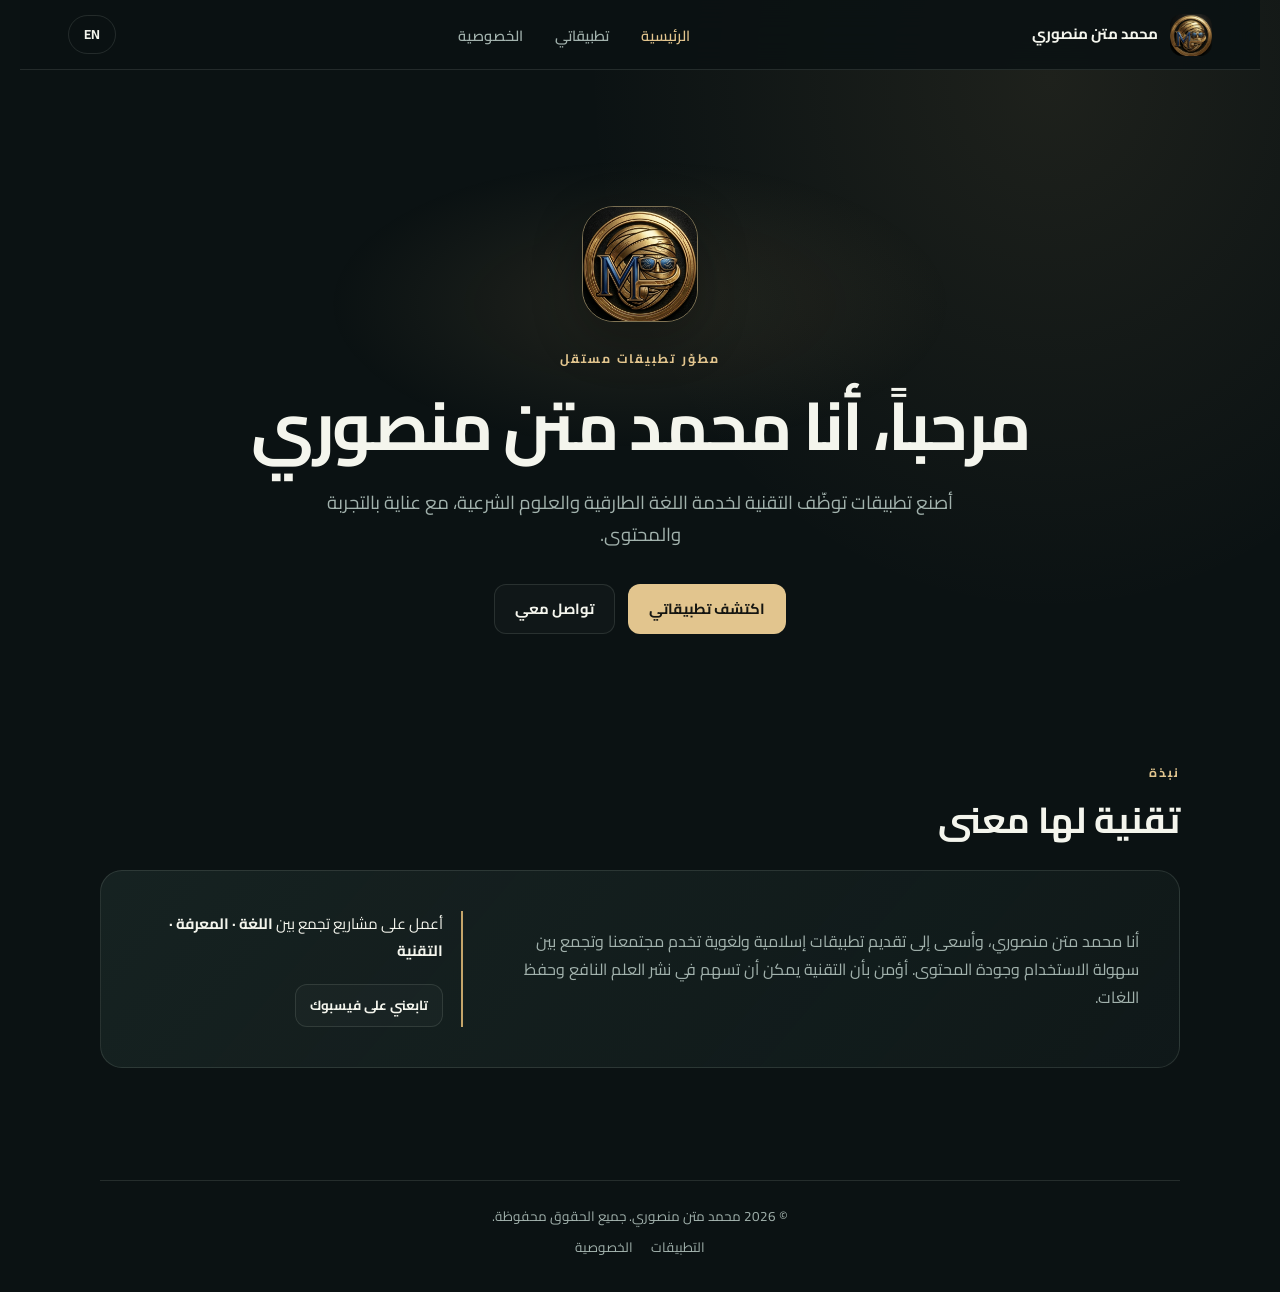
<file: index.html>
<!DOCTYPE html>
<html lang="ar" dir="rtl">
<head>
  <meta charset="UTF-8">
  <meta name="viewport" content="width=device-width, initial-scale=1">
  <meta name="theme-color" content="#0b1213">
  <meta name="description" content="محمد متن منصوري، مطوّر تطبيقات يعمل على توظيف التقنية لخدمة اللغة الطارقية والعلوم الشرعية.">
  <meta property="og:type" content="website">
  <meta property="og:title" content="محمد متن منصوري | مطوّر تطبيقات">
  <meta property="og:description" content="تطبيقات تخدم اللغة الطارقية والعلوم الشرعية.">
  <title data-ar="محمد متن منصوري | مطوّر تطبيقات" data-en="Mohamed Maten Mansouri | App Developer">محمد متن منصوري | مطوّر تطبيقات</title>
  <link rel="icon" type="image/png" href="logo.png">
  <link rel="stylesheet" href="css/style.css?v=portfolio-gallery-2">
</head>
<body>
  <a class="skip-link" href="#main" data-ar="انتقل إلى المحتوى" data-en="Skip to content">انتقل إلى المحتوى</a>
  <nav class="navbar" aria-label="التنقل الرئيسي" data-ar-label="التنقل الرئيسي" data-en-label="Main navigation">
    <a href="index.html" class="logo" aria-label="محمد متن منصوري — الرئيسية">
      <img src="logo.png" alt="">
      <span class="brand-name">محمد متن منصوري</span>
    </a>
    <ul class="nav-links">
      <li><a href="index.html" aria-current="page" data-ar="الرئيسية" data-en="Home">الرئيسية</a></li>
      <li><a href="apps.html" data-ar="تطبيقاتي" data-en="My apps">تطبيقاتي</a></li>
      <li><a href="privacy.html" data-ar="الخصوصية" data-en="Privacy">الخصوصية</a></li>
    </ul>
    <button id="langBtn" class="lang-btn" type="button" aria-label="Switch language">EN</button>
  </nav>

  <main id="main">
    <header class="hero">
      <img src="logo.png" alt="شعار محمد متن منصوري" class="avatar">
      <p class="eyebrow" data-ar="مطوّر تطبيقات مستقل" data-en="Independent app developer">مطوّر تطبيقات مستقل</p>
      <h1 data-ar="مرحباً، أنا محمد متن منصوري" data-en="Hello, I’m Mohamed Maten Mansouri">مرحباً، أنا محمد متن منصوري</h1>
      <p data-ar="أصنع تطبيقات توظّف التقنية لخدمة اللغة الطارقية والعلوم الشرعية، مع عناية بالتجربة والمحتوى." data-en="I build apps that use technology to serve the Tamasheq language and Islamic scholarship, with care for both the experience and the content.">أصنع تطبيقات توظّف التقنية لخدمة اللغة الطارقية والعلوم الشرعية، مع عناية بالتجربة والمحتوى.</p>
      <div class="hero-buttons">
        <a href="apps.html" class="btn btn-primary" data-ar="اكتشف تطبيقاتي" data-en="Explore my apps">اكتشف تطبيقاتي</a>
        <a href="https://wa.me/qr/Z4RIC5R5UFROP1" target="_blank" rel="noopener noreferrer" class="btn btn-outline" data-ar="تواصل معي" data-en="Get in touch">تواصل معي</a>
      </div>
    </header>

    <section class="section" aria-labelledby="about-title">
      <div class="section-heading">
        <p class="eyebrow" data-ar="نبذة" data-en="A little about me">نبذة</p>
        <h2 id="about-title" data-ar="تقنية لها معنى" data-en="Technology with purpose">تقنية لها معنى</h2>
      </div>
      <div class="about-panel">
        <p class="about-text" data-ar="أنا محمد متن منصوري، وأسعى إلى تقديم تطبيقات إسلامية ولغوية تخدم مجتمعنا وتجمع بين سهولة الاستخدام وجودة المحتوى. أؤمن بأن التقنية يمكن أن تسهم في نشر العلم النافع وحفظ اللغات." data-en="I’m Mohamed Maten Mansouri. I create Islamic and language apps for my community, bringing together ease of use and thoughtful content. I believe technology can help share beneficial knowledge and preserve languages.">أنا محمد متن منصوري، وأسعى إلى تقديم تطبيقات إسلامية ولغوية تخدم مجتمعنا وتجمع بين سهولة الاستخدام وجودة المحتوى. أؤمن بأن التقنية يمكن أن تسهم في نشر العلم النافع وحفظ اللغات.</p>
        <div class="about-note">
          <span data-ar="أعمل على مشاريع تجمع بين" data-en="My projects bring together">أعمل على مشاريع تجمع بين</span>
          <strong data-ar="اللغة · المعرفة · التقنية" data-en="Language · Knowledge · Technology">اللغة · المعرفة · التقنية</strong>
          <div><a href="https://www.facebook.com/share/1f28X8sA6R/" target="_blank" rel="noopener noreferrer" class="btn btn-outline btn-small social-link" data-ar="تابعني على فيسبوك" data-en="Follow on Facebook">تابعني على فيسبوك</a></div>
        </div>
      </div>
    </section>
  </main>

  <footer class="footer">
    <p>© <span class="current-year">2026</span> <span data-ar="محمد متن منصوري. جميع الحقوق محفوظة." data-en="Mohamed Maten Mansouri. All rights reserved.">محمد متن منصوري. جميع الحقوق محفوظة.</span></p>
    <div class="footer-links"><a href="apps.html" data-ar="التطبيقات" data-en="Apps">التطبيقات</a><a href="privacy.html" data-ar="الخصوصية" data-en="Privacy">الخصوصية</a></div>
  </footer>
  <script src="js/main.js"></script>
</body>
</html>
</file>
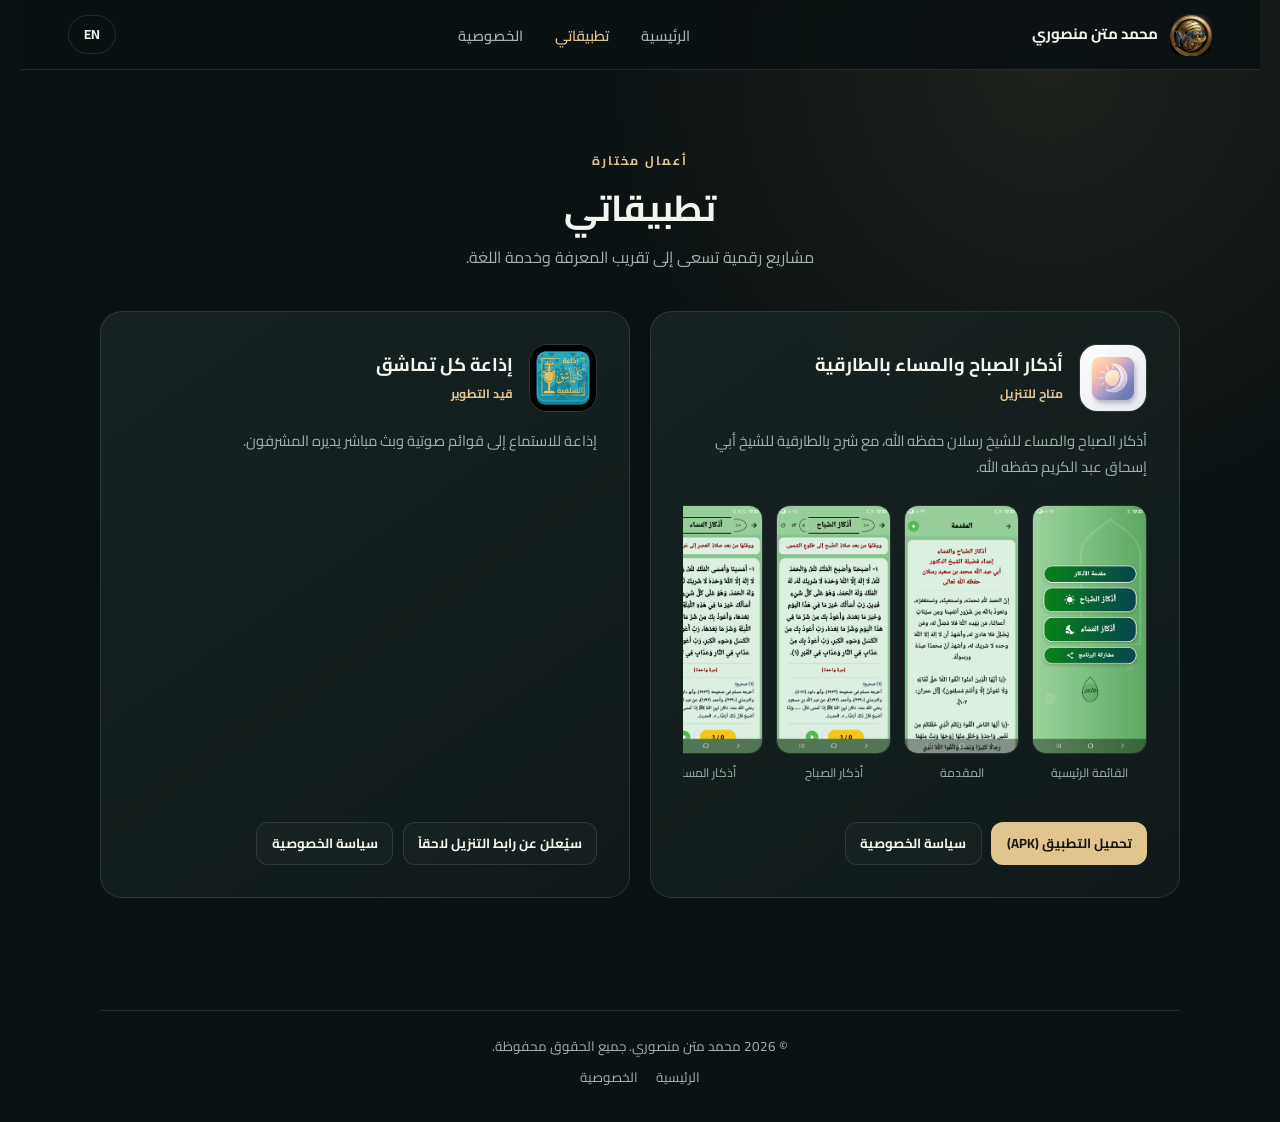
<file: apps.html>
<!DOCTYPE html>
<html lang="ar" dir="rtl">
<head>
  <meta charset="UTF-8">
  <meta name="viewport" content="width=device-width, initial-scale=1">
  <meta name="theme-color" content="#0b1213">
  <meta name="description" content="تعرّف على تطبيقات محمد متن منصوري لخدمة اللغة الطارقية والعلوم الشرعية.">
  <title data-ar="تطبيقاتي | محمد متن منصوري" data-en="My apps | Mohamed Maten Mansouri">تطبيقاتي | محمد متن منصوري</title>
  <link rel="icon" type="image/png" href="logo.png">
  <link rel="stylesheet" href="css/style.css?v=portfolio-gallery-2">
</head>
<body>
  <a class="skip-link" href="#main" data-ar="انتقل إلى المحتوى" data-en="Skip to content">انتقل إلى المحتوى</a>
  <nav class="navbar" aria-label="التنقل الرئيسي" data-ar-label="التنقل الرئيسي" data-en-label="Main navigation">
    <a href="index.html" class="logo" aria-label="محمد متن منصوري — الرئيسية"><img src="logo.png" alt=""><span class="brand-name">محمد متن منصوري</span></a>
    <ul class="nav-links">
      <li><a href="index.html" data-ar="الرئيسية" data-en="Home">الرئيسية</a></li>
      <li><a href="apps.html" aria-current="page" data-ar="تطبيقاتي" data-en="My apps">تطبيقاتي</a></li>
      <li><a href="privacy.html" data-ar="الخصوصية" data-en="Privacy">الخصوصية</a></li>
    </ul>
    <button id="langBtn" class="lang-btn" type="button" aria-label="Switch language">EN</button>
  </nav>
  <main id="main" class="section section-top">
    <p class="eyebrow centered" data-ar="أعمال مختارة" data-en="Selected work">أعمال مختارة</p>
    <h1 class="page-title" data-ar="تطبيقاتي" data-en="My apps">تطبيقاتي</h1>
    <p class="page-subtitle" data-ar="مشاريع رقمية تسعى إلى تقريب المعرفة وخدمة اللغة." data-en="Digital projects bringing knowledge closer and serving language.">مشاريع رقمية تسعى إلى تقريب المعرفة وخدمة اللغة.</p>

    <div class="apps-grid">
      <article class="app-card">
        <div class="app-card-top">
          <img src="athkar.png" alt="" class="app-icon">
          <div>
            <h2 data-ar="أذكار الصباح والمساء بالطارقية" data-en="Morning & evening adhkar in Tamasheq">أذكار الصباح والمساء بالطارقية</h2>
            <span class="app-status" data-ar="متاح للتنزيل" data-en="Available to download">متاح للتنزيل</span>
          </div>
        </div>
        <p data-ar="أذكار الصباح والمساء للشيخ رسلان حفظه الله، مع شرح بالطارقية للشيخ أبي إسحاق عبد الكريم حفظه الله." data-en="Morning and evening adhkar by Sheikh Raslan, with a Tamasheq explanation by Sheikh Abu Ishaq Abdul Karim.">أذكار الصباح والمساء للشيخ رسلان حفظه الله، مع شرح بالطارقية للشيخ أبي إسحاق عبد الكريم حفظه الله.</p>
        <div class="app-gallery" data-ar-label="لقطات من تطبيق الأذكار" data-en-label="Screenshots from the adhkar app">
          <figure class="app-screenshot"><img src="images/adhkar-menu.jpg" alt="القائمة الرئيسية لتطبيق الأذكار" data-ar-alt="القائمة الرئيسية لتطبيق الأذكار" data-en-alt="The adhkar app main menu" loading="lazy" decoding="async"><figcaption data-ar="القائمة الرئيسية" data-en="Main menu">القائمة الرئيسية</figcaption></figure>
          <figure class="app-screenshot"><img src="images/adhkar-intro.jpg" alt="مقدمة تطبيق الأذكار" data-ar-alt="مقدمة تطبيق الأذكار" data-en-alt="Introduction to the adhkar app" loading="lazy" decoding="async"><figcaption data-ar="المقدمة" data-en="Introduction">المقدمة</figcaption></figure>
          <figure class="app-screenshot"><img src="images/adhkar-morning.jpg" alt="صفحة أذكار الصباح في التطبيق" data-ar-alt="صفحة أذكار الصباح في التطبيق" data-en-alt="Morning adhkar screen in the app" loading="lazy" decoding="async"><figcaption data-ar="أذكار الصباح" data-en="Morning adhkar">أذكار الصباح</figcaption></figure>
          <figure class="app-screenshot"><img src="images/adhkar-evening.jpg" alt="صفحة أذكار المساء في التطبيق" data-ar-alt="صفحة أذكار المساء في التطبيق" data-en-alt="Evening adhkar screen in the app" loading="lazy" decoding="async"><figcaption data-ar="أذكار المساء" data-en="Evening adhkar">أذكار المساء</figcaption></figure>
        </div>
        <div class="app-links">
          <a href="https://drive.google.com/file/d/16GM3_fDVfsERmucvInl0demJYRujtEMw/view?usp=sharing" target="_blank" rel="noopener noreferrer" class="btn btn-primary btn-small" data-ar="تحميل التطبيق (APK)" data-en="Download app (APK)">تحميل التطبيق (APK)</a>
          <a href="privacy-adkhar.html" class="btn btn-outline btn-small" data-ar="سياسة الخصوصية" data-en="Privacy policy">سياسة الخصوصية</a>
        </div>
      </article>

      <article class="app-card">
        <div class="app-card-top">
          <img src="images/ic_launcher.png" alt="" class="app-icon">
          <div>
            <h2 data-ar="إذاعة كل تماشق" data-en="Radio Kul Tamasheq">إذاعة كل تماشق</h2>
            <span class="app-status" data-ar="قيد التطوير" data-en="In development">قيد التطوير</span>
          </div>
        </div>
        <p data-ar="إذاعة للاستماع إلى قوائم صوتية وبث مباشر يديره المشرفون." data-en="A radio app for listening to curated audio playlists and administrator-run live broadcasts.">إذاعة للاستماع إلى قوائم صوتية وبث مباشر يديره المشرفون.</p>
        <div class="app-links">
          <span class="btn btn-outline btn-small" aria-disabled="true" data-ar="سيُعلن عن رابط التنزيل لاحقاً" data-en="Download link coming soon">سيُعلن عن رابط التنزيل لاحقاً</span>
          <a href="privacy-radio.html" class="btn btn-outline btn-small" data-ar="سياسة الخصوصية" data-en="Privacy policy">سياسة الخصوصية</a>
        </div>
      </article>
    </div>
  </main>
  <footer class="footer">
    <p>© <span class="current-year">2026</span> <span data-ar="محمد متن منصوري. جميع الحقوق محفوظة." data-en="Mohamed Maten Mansouri. All rights reserved.">محمد متن منصوري. جميع الحقوق محفوظة.</span></p>
    <div class="footer-links"><a href="index.html" data-ar="الرئيسية" data-en="Home">الرئيسية</a><a href="privacy.html" data-ar="الخصوصية" data-en="Privacy">الخصوصية</a></div>
  </footer>
  <script src="js/main.js"></script>
</body>
</html>
</file>
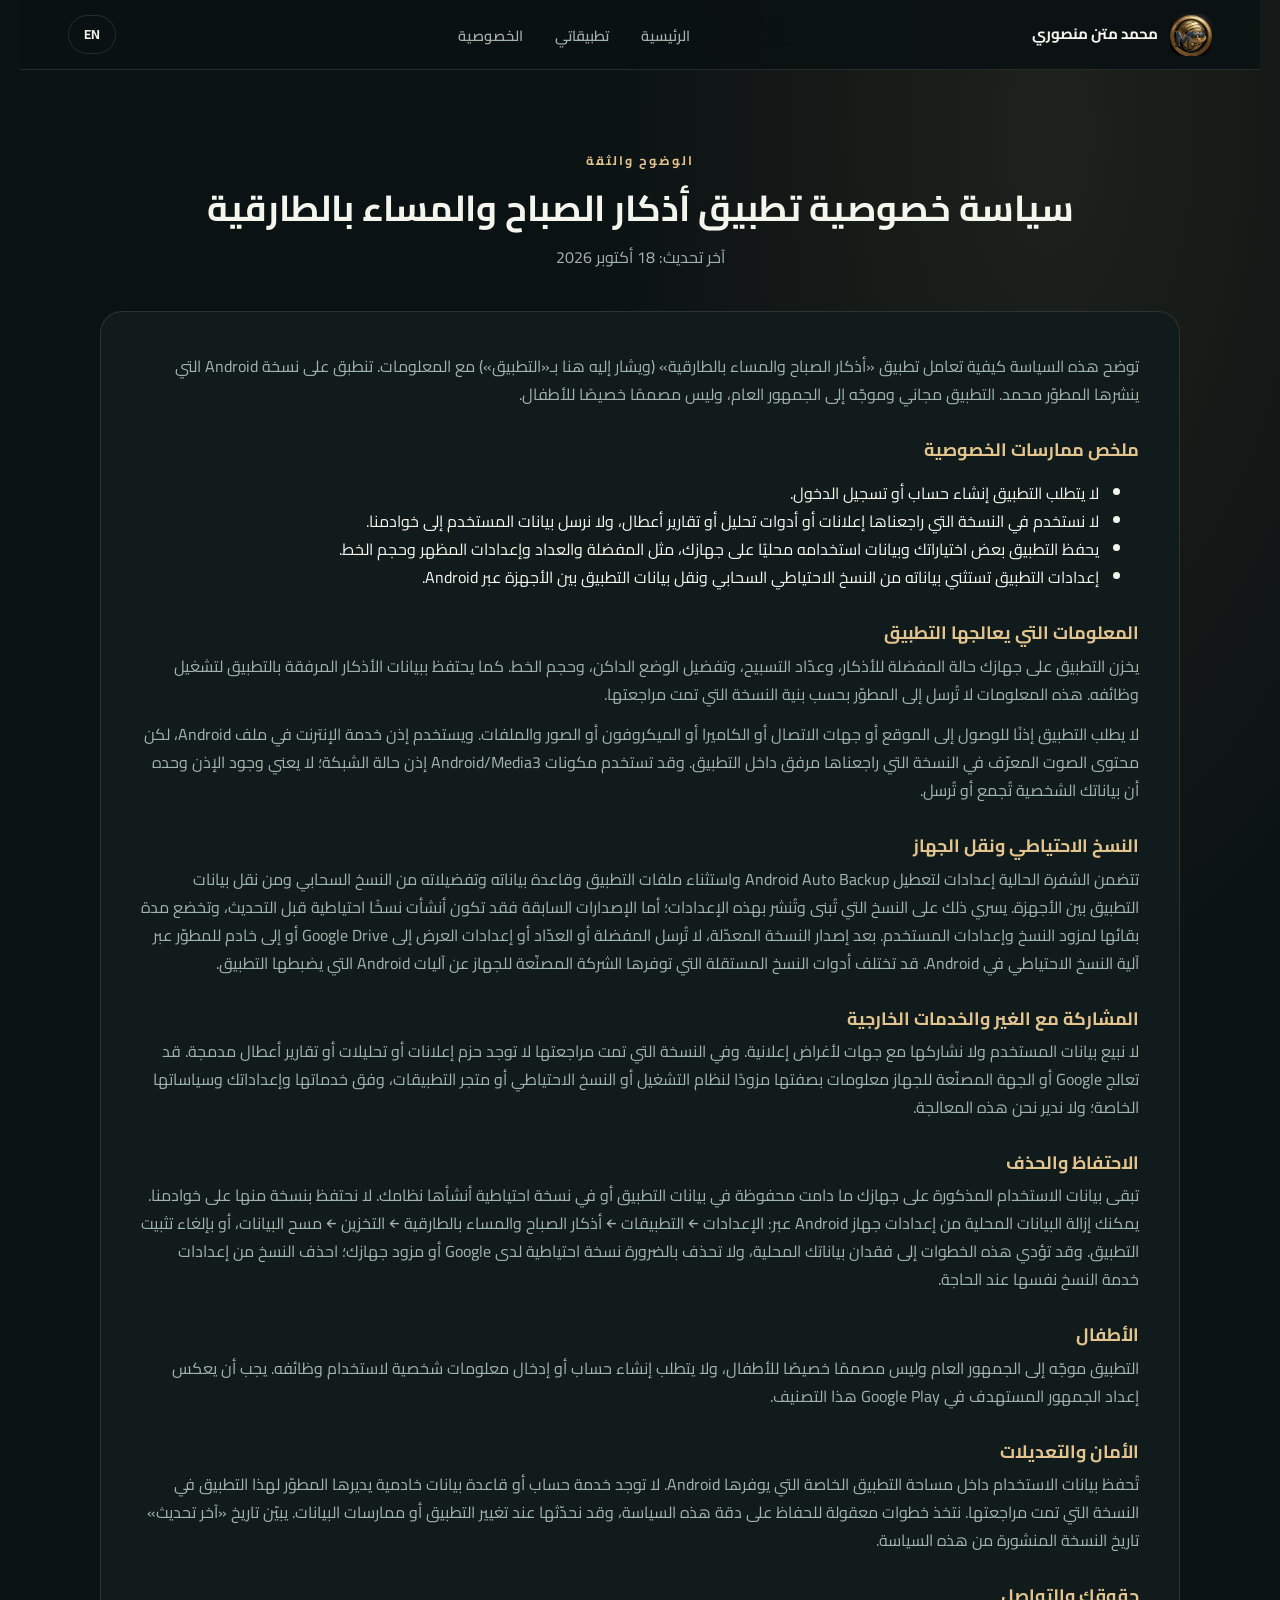
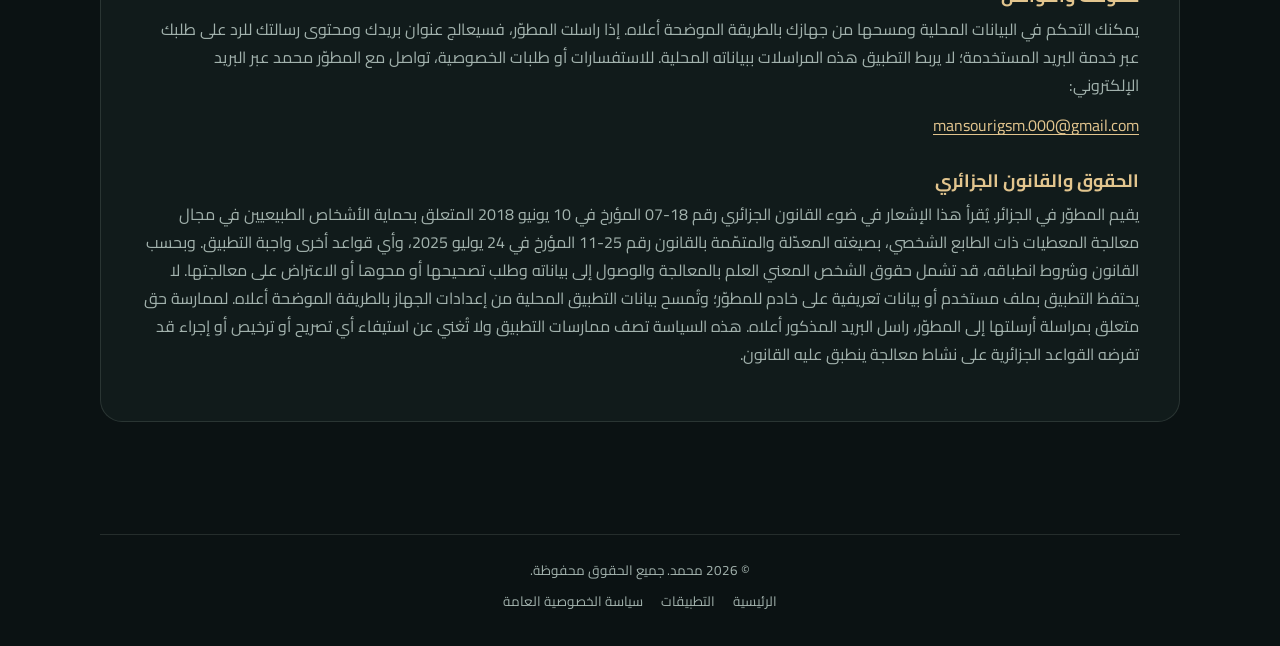
<file: privacy-adkhar.html>
<!DOCTYPE html>
<html lang="ar" dir="rtl">
<head>
  <meta charset="UTF-8">
  <meta name="viewport" content="width=device-width, initial-scale=1">
  <meta name="theme-color" content="#0b1213">
  <meta name="description" content="سياسة الخصوصية لتطبيق أذكار الصباح والمساء بالطارقية.">
  <title data-ar="سياسة خصوصية تطبيق الأذكار | محمد" data-en="Adhkar app privacy policy | Mohamed">سياسة خصوصية تطبيق الأذكار | محمد</title>
  <link rel="icon" type="image/png" href="logo.png">
  <link rel="stylesheet" href="css/style.css?v=portfolio-gallery-2">
</head>
<body>
  <a class="skip-link" href="#main" data-ar="انتقل إلى المحتوى" data-en="Skip to content">انتقل إلى المحتوى</a>
  <nav class="navbar" aria-label="التنقل الرئيسي" data-ar-label="التنقل الرئيسي" data-en-label="Main navigation">
    <a href="index.html" class="logo" aria-label="محمد — الرئيسية"><img src="logo.png" alt=""><span class="brand-name">محمد متن منصوري</span></a>
    <ul class="nav-links">
      <li><a href="index.html" data-ar="الرئيسية" data-en="Home">الرئيسية</a></li>
      <li><a href="apps.html" data-ar="تطبيقاتي" data-en="My apps">تطبيقاتي</a></li>
      <li><a href="privacy.html" data-ar="الخصوصية" data-en="Privacy">الخصوصية</a></li>
    </ul>
    <button id="langBtn" class="lang-btn" type="button" aria-label="Switch language">EN</button>
  </nav>
  <main id="main" class="section section-top">
    <p class="eyebrow centered" data-ar="الوضوح والثقة" data-en="Clarity & trust">الوضوح والثقة</p>
    <h1 class="page-title" data-ar="سياسة خصوصية تطبيق أذكار الصباح والمساء بالطارقية" data-en="Privacy Policy for Morning and Evening Adhkar in Tamasheq">سياسة خصوصية تطبيق أذكار الصباح والمساء بالطارقية</h1>
    <p class="page-subtitle"><span data-ar="آخر تحديث:" data-en="Last updated:">آخر تحديث:</span> <time datetime="2026-10-18" data-ar="18 أكتوبر 2026" data-en="October 18, 2026">18 أكتوبر 2026</time></p>
    <div class="privacy-content">
      <p data-ar="توضح هذه السياسة كيفية تعامل تطبيق «أذكار الصباح والمساء بالطارقية» (ويشار إليه هنا بـ«التطبيق») مع المعلومات. تنطبق على نسخة Android التي ينشرها المطوّر محمد. التطبيق مجاني وموجّه إلى الجمهور العام، وليس مصممًا خصيصًا للأطفال." data-en="This policy explains how the Android app “Morning and Evening Adhkar in Tamasheq” (the “App”) handles information. It applies to the version published by the developer, Mohamed. The App is free and intended for a general audience; it is not specifically designed for children.">توضح هذه السياسة كيفية تعامل تطبيق «أذكار الصباح والمساء بالطارقية» (ويشار إليه هنا بـ«التطبيق») مع المعلومات. تنطبق على نسخة Android التي ينشرها المطوّر محمد. التطبيق مجاني وموجّه إلى الجمهور العام، وليس مصممًا خصيصًا للأطفال.</p>

      <h2 data-ar="ملخص ممارسات الخصوصية" data-en="Privacy at a glance">ملخص ممارسات الخصوصية</h2>
      <ul>
        <li data-ar="لا يتطلب التطبيق إنشاء حساب أو تسجيل الدخول." data-en="The App does not require account creation or sign-in.">لا يتطلب التطبيق إنشاء حساب أو تسجيل الدخول.</li>
        <li data-ar="لا نستخدم في النسخة التي راجعناها إعلانات أو أدوات تحليل أو تقارير أعطال، ولا نرسل بيانات المستخدم إلى خوادمنا." data-en="The reviewed version uses no advertising, analytics, or crash-reporting SDKs, and does not send user data to our servers.">لا نستخدم في النسخة التي راجعناها إعلانات أو أدوات تحليل أو تقارير أعطال، ولا نرسل بيانات المستخدم إلى خوادمنا.</li>
        <li data-ar="يحفظ التطبيق بعض اختياراتك وبيانات استخدامه محليًا على جهازك، مثل المفضلة والعداد وإعدادات المظهر وحجم الخط." data-en="The App stores some preferences and usage state locally on your device, such as favorites, the counter, theme, and font size.">يحفظ التطبيق بعض اختياراتك وبيانات استخدامه محليًا على جهازك، مثل المفضلة والعداد وإعدادات المظهر وحجم الخط.</li>
        <li data-ar="إعدادات التطبيق تستثني بياناته من النسخ الاحتياطي السحابي ونقل بيانات التطبيق بين الأجهزة عبر Android." data-en="The App is configured to exclude its data from Android cloud backup and app-data device transfer.">إعدادات التطبيق تستثني بياناته من النسخ الاحتياطي السحابي ونقل بيانات التطبيق بين الأجهزة عبر Android.</li>
      </ul>

      <h2 data-ar="المعلومات التي يعالجها التطبيق" data-en="Information the App handles">المعلومات التي يعالجها التطبيق</h2>
      <p data-ar="يخزن التطبيق على جهازك حالة المفضلة للأذكار، وعدّاد التسبيح، وتفضيل الوضع الداكن، وحجم الخط. كما يحتفظ ببيانات الأذكار المرفقة بالتطبيق لتشغيل وظائفه. هذه المعلومات لا تُرسل إلى المطوّر بحسب بنية النسخة التي تمت مراجعتها." data-en="The App stores on your device which adhkar are favorites, the tasbih count, dark-mode preference, and font size. It also stores the bundled adhkar content needed for its features. The reviewed version is not designed to send this information to the developer.">يخزن التطبيق على جهازك حالة المفضلة للأذكار، وعدّاد التسبيح، وتفضيل الوضع الداكن، وحجم الخط. كما يحتفظ ببيانات الأذكار المرفقة بالتطبيق لتشغيل وظائفه. هذه المعلومات لا تُرسل إلى المطوّر بحسب بنية النسخة التي تمت مراجعتها.</p>
      <p data-ar="لا يطلب التطبيق إذنًا للوصول إلى الموقع أو جهات الاتصال أو الكاميرا أو الميكروفون أو الصور والملفات. ويستخدم إذن خدمة الإنترنت في ملف Android، لكن محتوى الصوت المعرّف في النسخة التي راجعناها مرفق داخل التطبيق. وقد تستخدم مكونات Android/Media3 إذن حالة الشبكة؛ لا يعني وجود الإذن وحده أن بياناتك الشخصية تُجمع أو تُرسل." data-en="The App does not request permission to access location, contacts, camera, microphone, or photos/files. Its Android manifest includes Internet access, while the audio entries configured in the reviewed version are bundled in the App. Android/Media3 components may also declare network-state access; a permission declaration alone does not mean your personal data is collected or sent.">لا يطلب التطبيق إذنًا للوصول إلى الموقع أو جهات الاتصال أو الكاميرا أو الميكروفون أو الصور والملفات. ويستخدم إذن خدمة الإنترنت في ملف Android، لكن محتوى الصوت المعرّف في النسخة التي راجعناها مرفق داخل التطبيق. وقد تستخدم مكونات Android/Media3 إذن حالة الشبكة؛ لا يعني وجود الإذن وحده أن بياناتك الشخصية تُجمع أو تُرسل.</p>

      <h2 data-ar="النسخ الاحتياطي ونقل الجهاز" data-en="Backup and device transfer">النسخ الاحتياطي ونقل الجهاز</h2>
      <p data-ar="تتضمن الشفرة الحالية إعدادات لتعطيل Android Auto Backup واستثناء ملفات التطبيق وقاعدة بياناته وتفضيلاته من النسخ السحابي ومن نقل بيانات التطبيق بين الأجهزة. يسري ذلك على النسخ التي تُبنى وتُنشر بهذه الإعدادات؛ أما الإصدارات السابقة فقد تكون أنشأت نسخًا احتياطية قبل التحديث، وتخضع مدة بقائها لمزود النسخ وإعدادات المستخدم. بعد إصدار النسخة المعدّلة، لا تُرسل المفضلة أو العدّاد أو إعدادات العرض إلى Google Drive أو إلى خادم للمطوّر عبر آلية النسخ الاحتياطي في Android. قد تختلف أدوات النسخ المستقلة التي توفرها الشركة المصنّعة للجهاز عن آليات Android التي يضبطها التطبيق." data-en="The current source code is configured to disable Android Auto Backup and exclude the App’s files, database, and preferences from cloud backup and app-data device transfer. This applies to versions built and released with these settings; earlier versions may have created backups before the update, and their retention depends on the backup provider and the user’s settings. Once the updated version is released, favorites, the counter, and display settings are not sent to Google Drive or a developer server through Android’s backup mechanism. Device manufacturers may offer separate backup tools outside the App’s Android backup configuration.">تتضمن الشفرة الحالية إعدادات لتعطيل Android Auto Backup واستثناء ملفات التطبيق وقاعدة بياناته وتفضيلاته من النسخ السحابي ومن نقل بيانات التطبيق بين الأجهزة. يسري ذلك على النسخ التي تُبنى وتُنشر بهذه الإعدادات؛ أما الإصدارات السابقة فقد تكون أنشأت نسخًا احتياطية قبل التحديث، وتخضع مدة بقائها لمزود النسخ وإعدادات المستخدم. بعد إصدار النسخة المعدّلة، لا تُرسل المفضلة أو العدّاد أو إعدادات العرض إلى Google Drive أو إلى خادم للمطوّر عبر آلية النسخ الاحتياطي في Android. قد تختلف أدوات النسخ المستقلة التي توفرها الشركة المصنّعة للجهاز عن آليات Android التي يضبطها التطبيق.</p>

      <h2 data-ar="المشاركة مع الغير والخدمات الخارجية" data-en="Sharing and third-party services">المشاركة مع الغير والخدمات الخارجية</h2>
      <p data-ar="لا نبيع بيانات المستخدم ولا نشاركها مع جهات لأغراض إعلانية. وفي النسخة التي تمت مراجعتها لا توجد حزم إعلانات أو تحليلات أو تقارير أعطال مدمجة. قد تعالج Google أو الجهة المصنّعة للجهاز معلومات بصفتها مزودًا لنظام التشغيل أو النسخ الاحتياطي أو متجر التطبيقات، وفق خدماتها وإعداداتك وسياساتها الخاصة؛ ولا ندير نحن هذه المعالجة." data-en="We do not sell user data or share it with others for advertising. The reviewed version contains no advertising, analytics, or crash-reporting packages. Google or your device manufacturer may process information as provider of the operating system, backup, or app-store services, subject to their services, your settings, and their own policies; we do not operate that processing.">لا نبيع بيانات المستخدم ولا نشاركها مع جهات لأغراض إعلانية. وفي النسخة التي تمت مراجعتها لا توجد حزم إعلانات أو تحليلات أو تقارير أعطال مدمجة. قد تعالج Google أو الجهة المصنّعة للجهاز معلومات بصفتها مزودًا لنظام التشغيل أو النسخ الاحتياطي أو متجر التطبيقات، وفق خدماتها وإعداداتك وسياساتها الخاصة؛ ولا ندير نحن هذه المعالجة.</p>

      <h2 data-ar="الاحتفاظ والحذف" data-en="Retention and deletion">الاحتفاظ والحذف</h2>
      <p data-ar="تبقى بيانات الاستخدام المذكورة على جهازك ما دامت محفوظة في بيانات التطبيق أو في نسخة احتياطية أنشأها نظامك. لا نحتفظ بنسخة منها على خوادمنا. يمكنك إزالة البيانات المحلية من إعدادات جهاز Android عبر: الإعدادات ← التطبيقات ← أذكار الصباح والمساء بالطارقية ← التخزين ← مسح البيانات، أو بإلغاء تثبيت التطبيق. وقد تؤدي هذه الخطوات إلى فقدان بياناتك المحلية، ولا تحذف بالضرورة نسخة احتياطية لدى Google أو مزود جهازك؛ احذف النسخ من إعدادات خدمة النسخ نفسها عند الحاجة." data-en="The usage data described above remains on your device while stored in the App or in a backup created by your system. We do not keep a copy on our servers. You can remove local data in Android Settings → Apps → Morning and Evening Adhkar in Tamasheq → Storage → Clear data, or uninstall the App. These steps may permanently remove local data and do not necessarily delete a backup held by Google or your device provider; manage such backups through that service’s settings.">تبقى بيانات الاستخدام المذكورة على جهازك ما دامت محفوظة في بيانات التطبيق أو في نسخة احتياطية أنشأها نظامك. لا نحتفظ بنسخة منها على خوادمنا. يمكنك إزالة البيانات المحلية من إعدادات جهاز Android عبر: الإعدادات ← التطبيقات ← أذكار الصباح والمساء بالطارقية ← التخزين ← مسح البيانات، أو بإلغاء تثبيت التطبيق. وقد تؤدي هذه الخطوات إلى فقدان بياناتك المحلية، ولا تحذف بالضرورة نسخة احتياطية لدى Google أو مزود جهازك؛ احذف النسخ من إعدادات خدمة النسخ نفسها عند الحاجة.</p>

      <h2 data-ar="الأطفال" data-en="Children">الأطفال</h2>
      <p data-ar="التطبيق موجّه إلى الجمهور العام وليس مصممًا خصيصًا للأطفال، ولا يتطلب إنشاء حساب أو إدخال معلومات شخصية لاستخدام وظائفه. يجب أن يعكس إعداد الجمهور المستهدف في Google Play هذا التصنيف." data-en="The App is intended for a general audience and is not specifically designed for children. It does not require account creation or personal information to use its features. The target-audience setting in Google Play should reflect this classification.">التطبيق موجّه إلى الجمهور العام وليس مصممًا خصيصًا للأطفال، ولا يتطلب إنشاء حساب أو إدخال معلومات شخصية لاستخدام وظائفه. يجب أن يعكس إعداد الجمهور المستهدف في Google Play هذا التصنيف.</p>

      <h2 data-ar="الأمان والتعديلات" data-en="Security and changes">الأمان والتعديلات</h2>
      <p data-ar="تُحفظ بيانات الاستخدام داخل مساحة التطبيق الخاصة التي يوفرها Android. لا توجد خدمة حساب أو قاعدة بيانات خادمية يديرها المطوّر لهذا التطبيق في النسخة التي تمت مراجعتها. نتخذ خطوات معقولة للحفاظ على دقة هذه السياسة، وقد نحدّثها عند تغيير التطبيق أو ممارسات البيانات. يبيّن تاريخ «آخر تحديث» تاريخ النسخة المنشورة من هذه السياسة." data-en="Usage data is stored in the private app space provided by Android. The reviewed version has no developer-operated account service or server database for this App. We take reasonable steps to keep this policy accurate and may update it when the App or its data practices change. The “Last updated” date identifies the published policy version.">تُحفظ بيانات الاستخدام داخل مساحة التطبيق الخاصة التي يوفرها Android. لا توجد خدمة حساب أو قاعدة بيانات خادمية يديرها المطوّر لهذا التطبيق في النسخة التي تمت مراجعتها. نتخذ خطوات معقولة للحفاظ على دقة هذه السياسة، وقد نحدّثها عند تغيير التطبيق أو ممارسات البيانات. يبيّن تاريخ «آخر تحديث» تاريخ النسخة المنشورة من هذه السياسة.</p>

      <h2 data-ar="حقوقك والتواصل" data-en="Your rights and contact">حقوقك والتواصل</h2>
      <p data-ar="يمكنك التحكم في البيانات المحلية ومسحها من جهازك بالطريقة الموضحة أعلاه. إذا راسلت المطوّر، فسيعالج عنوان بريدك ومحتوى رسالتك للرد على طلبك عبر خدمة البريد المستخدمة؛ لا يربط التطبيق هذه المراسلات ببياناته المحلية. للاستفسارات أو طلبات الخصوصية، تواصل مع المطوّر محمد عبر البريد الإلكتروني:" data-en="You can control and erase local data on your device using the steps above. If you email the developer, your email address and message will be handled through the email service used to respond; the App does not link that correspondence to its local data. For privacy questions or requests, contact Mohamed at:">يمكنك التحكم في البيانات المحلية ومسحها من جهازك بالطريقة الموضحة أعلاه. إذا راسلت المطوّر، فسيعالج عنوان بريدك ومحتوى رسالتك للرد على طلبك عبر خدمة البريد المستخدمة؛ لا يربط التطبيق هذه المراسلات ببياناته المحلية. للاستفسارات أو طلبات الخصوصية، تواصل مع المطوّر محمد عبر البريد الإلكتروني:</p>
      <p><a href="mailto:mansourigsm.000@gmail.com">mansourigsm.000@gmail.com</a></p>

      <h2 data-ar="الحقوق والقانون الجزائري" data-en="Rights and Algerian law">الحقوق والقانون الجزائري</h2>
      <p data-ar="يقيم المطوّر في الجزائر. يُقرأ هذا الإشعار في ضوء القانون الجزائري رقم 18-07 المؤرخ في 10 يونيو 2018 المتعلق بحماية الأشخاص الطبيعيين في مجال معالجة المعطيات ذات الطابع الشخصي، بصيغته المعدّلة والمتمّمة بالقانون رقم 25-11 المؤرخ في 24 يوليو 2025، وأي قواعد أخرى واجبة التطبيق. وبحسب القانون وشروط انطباقه، قد تشمل حقوق الشخص المعني العلم بالمعالجة والوصول إلى بياناته وطلب تصحيحها أو محوها أو الاعتراض على معالجتها. لا يحتفظ التطبيق بملف مستخدم أو بيانات تعريفية على خادم للمطوّر؛ وتُمسح بيانات التطبيق المحلية من إعدادات الجهاز بالطريقة الموضحة أعلاه. لممارسة حق متعلق بمراسلة أرسلتها إلى المطوّر، راسل البريد المذكور أعلاه. هذه السياسة تصف ممارسات التطبيق ولا تُغني عن استيفاء أي تصريح أو ترخيص أو إجراء قد تفرضه القواعد الجزائرية على نشاط معالجة ينطبق عليه القانون." data-en="The developer resides in Algeria. This notice should be read in light of Algerian Law No. 18-07 of June 10, 2018 on the protection of natural persons in the processing of personal data, as amended and supplemented by Law No. 25-11 of July 24, 2025, and any other applicable rules. Subject to the law and its scope, data subjects may have rights to information and access, and to request correction or erasure or object to processing. The App does not maintain user accounts or identifying data on a developer server; local App data can be erased through device settings as described above. To exercise a right concerning correspondence you sent to the developer, use the email above. This policy describes the App’s practices and does not replace any notification, authorization, or other formalities that Algerian law may require for processing within its scope.">يقيم المطوّر في الجزائر. يُقرأ هذا الإشعار في ضوء القانون الجزائري رقم 18-07 المؤرخ في 10 يونيو 2018 المتعلق بحماية الأشخاص الطبيعيين في مجال معالجة المعطيات ذات الطابع الشخصي، بصيغته المعدّلة والمتمّمة بالقانون رقم 25-11 المؤرخ في 24 يوليو 2025، وأي قواعد أخرى واجبة التطبيق. وبحسب القانون وشروط انطباقه، قد تشمل حقوق الشخص المعني العلم بالمعالجة والوصول إلى بياناته وطلب تصحيحها أو محوها أو الاعتراض على معالجتها. لا يحتفظ التطبيق بملف مستخدم أو بيانات تعريفية على خادم للمطوّر؛ وتُمسح بيانات التطبيق المحلية من إعدادات الجهاز بالطريقة الموضحة أعلاه. لممارسة حق متعلق بمراسلة أرسلتها إلى المطوّر، راسل البريد المذكور أعلاه. هذه السياسة تصف ممارسات التطبيق ولا تُغني عن استيفاء أي تصريح أو ترخيص أو إجراء قد تفرضه القواعد الجزائرية على نشاط معالجة ينطبق عليه القانون.</p>
    </div>
  </main>
  <footer class="footer">
    <p>© <span class="current-year">2026</span> <span data-ar="محمد. جميع الحقوق محفوظة." data-en="Mohamed. All rights reserved.">محمد. جميع الحقوق محفوظة.</span></p>
    <div class="footer-links"><a href="index.html" data-ar="الرئيسية" data-en="Home">الرئيسية</a><a href="apps.html" data-ar="التطبيقات" data-en="Apps">التطبيقات</a><a href="privacy.html" data-ar="سياسة الخصوصية العامة" data-en="General privacy">سياسة الخصوصية العامة</a></div>
  </footer>
  <script src="js/main.js"></script>
</body>
</html>
</file>
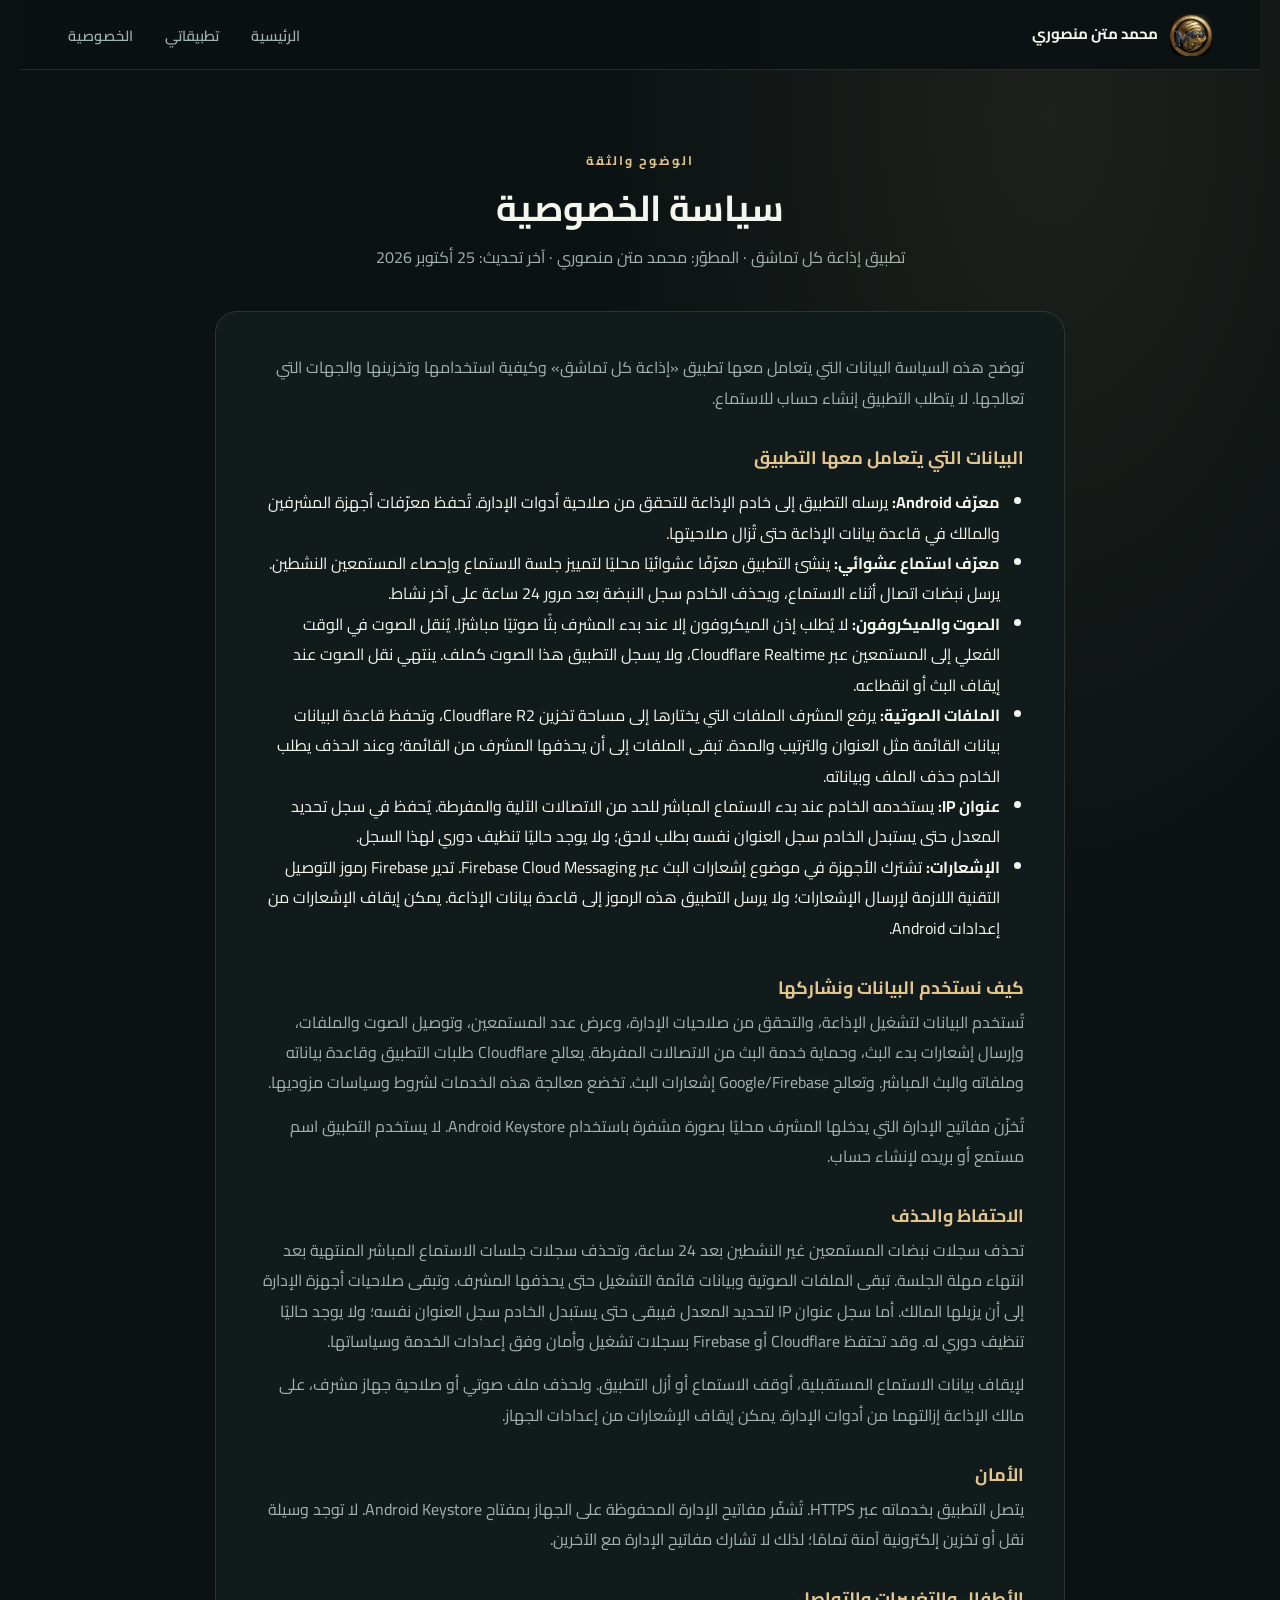
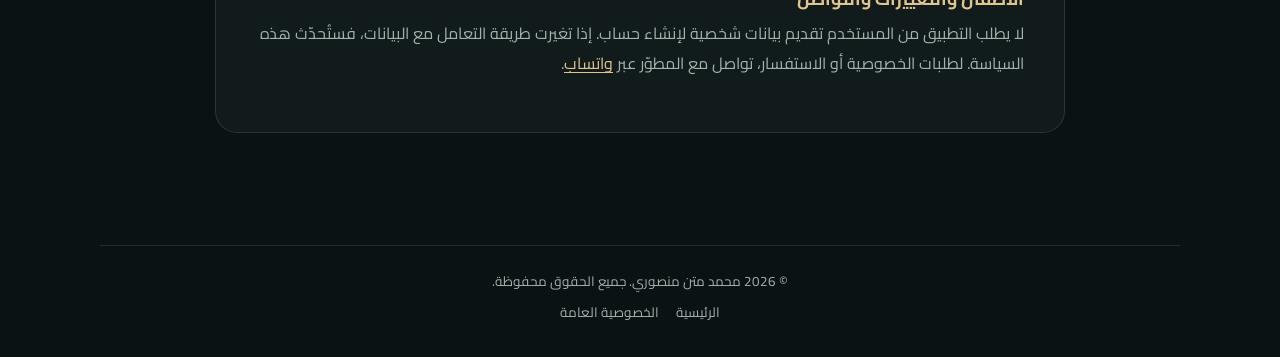
<file: privacy-radio.html>
<!doctype html>
<html lang="ar" dir="rtl">
<head>
<meta charset="utf-8"><meta name="viewport" content="width=device-width, initial-scale=1"><meta name="theme-color" content="#0b1213">
<meta name="description" content="سياسة خصوصية تطبيق إذاعة كل تماشق."><title>سياسة الخصوصية | إذاعة كل تماشق</title>
<link rel="icon" type="image/png" href="logo.png"><link rel="stylesheet" href="css/style.css?v=portfolio-gallery-2">
<style>.privacy-content{max-width:850px;margin-inline:auto;text-align:right}.privacy-content h2{margin-top:2rem}.privacy-content p,.privacy-content li{line-height:1.9}.privacy-content ul{padding-inline-start:1.5rem}</style>
</head><body>
<a class="skip-link" href="#main">انتقل إلى المحتوى</a>
<nav class="navbar" aria-label="التنقل الرئيسي"><a href="index.html" class="logo"><img src="logo.png" alt=""><span class="brand-name">محمد متن منصوري</span></a><ul class="nav-links"><li><a href="index.html">الرئيسية</a></li><li><a href="apps.html">تطبيقاتي</a></li><li><a href="privacy.html">الخصوصية</a></li></ul></nav>
<main id="main" class="section section-top"><p class="eyebrow centered">الوضوح والثقة</p><h1 class="page-title">سياسة الخصوصية</h1><p class="page-subtitle">تطبيق إذاعة كل تماشق · المطوّر: محمد متن منصوري · آخر تحديث: 25 أكتوبر 2026</p>
<div class="privacy-content">
<p>توضح هذه السياسة البيانات التي يتعامل معها تطبيق «إذاعة كل تماشق» وكيفية استخدامها وتخزينها والجهات التي تعالجها. لا يتطلب التطبيق إنشاء حساب للاستماع.</p>
<h2>البيانات التي يتعامل معها التطبيق</h2><ul>
<li><strong>معرّف Android:</strong> يرسله التطبيق إلى خادم الإذاعة للتحقق من صلاحية أدوات الإدارة. تُحفظ معرّفات أجهزة المشرفين والمالك في قاعدة بيانات الإذاعة حتى تُزال صلاحيتها.</li>
<li><strong>معرّف استماع عشوائي:</strong> ينشئ التطبيق معرّفًا عشوائيًا محليًا لتمييز جلسة الاستماع وإحصاء المستمعين النشطين. يرسل نبضات اتصال أثناء الاستماع، ويحذف الخادم سجل النبضة بعد مرور 24 ساعة على آخر نشاط.</li>
<li><strong>الصوت والميكروفون:</strong> لا يُطلب إذن الميكروفون إلا عند بدء المشرف بثًا صوتيًا مباشرًا. يُنقل الصوت في الوقت الفعلي إلى المستمعين عبر Cloudflare Realtime، ولا يسجل التطبيق هذا الصوت كملف. ينتهي نقل الصوت عند إيقاف البث أو انقطاعه.</li>
<li><strong>الملفات الصوتية:</strong> يرفع المشرف الملفات التي يختارها إلى مساحة تخزين Cloudflare R2، وتحفظ قاعدة البيانات بيانات القائمة مثل العنوان والترتيب والمدة. تبقى الملفات إلى أن يحذفها المشرف من القائمة؛ وعند الحذف يطلب الخادم حذف الملف وبياناته.</li>
<li><strong>عنوان IP:</strong> يستخدمه الخادم عند بدء الاستماع المباشر للحد من الاتصالات الآلية والمفرطة. يُحفظ في سجل تحديد المعدل حتى يستبدل الخادم سجل العنوان نفسه بطلب لاحق؛ ولا يوجد حاليًا تنظيف دوري لهذا السجل.</li>
<li><strong>الإشعارات:</strong> تشترك الأجهزة في موضوع إشعارات البث عبر Firebase Cloud Messaging. تدير Firebase رموز التوصيل التقنية اللازمة لإرسال الإشعارات؛ ولا يرسل التطبيق هذه الرموز إلى قاعدة بيانات الإذاعة. يمكن إيقاف الإشعارات من إعدادات Android.</li>
</ul>
<h2>كيف نستخدم البيانات ونشاركها</h2><p>تُستخدم البيانات لتشغيل الإذاعة، والتحقق من صلاحيات الإدارة، وعرض عدد المستمعين، وتوصيل الصوت والملفات، وإرسال إشعارات بدء البث، وحماية خدمة البث من الاتصالات المفرطة. يعالج Cloudflare طلبات التطبيق وقاعدة بياناته وملفاته والبث المباشر. وتعالج Google/Firebase إشعارات البث. تخضع معالجة هذه الخدمات لشروط وسياسات مزوديها.</p><p>تُخزّن مفاتيح الإدارة التي يدخلها المشرف محليًا بصورة مشفرة باستخدام Android Keystore. لا يستخدم التطبيق اسم مستمع أو بريده لإنشاء حساب.</p>
<h2>الاحتفاظ والحذف</h2><p>تحذف سجلات نبضات المستمعين غير النشطين بعد 24 ساعة، وتحذف سجلات جلسات الاستماع المباشر المنتهية بعد انتهاء مهلة الجلسة. تبقى الملفات الصوتية وبيانات قائمة التشغيل حتى يحذفها المشرف. وتبقى صلاحيات أجهزة الإدارة إلى أن يزيلها المالك. أما سجل عنوان IP لتحديد المعدل فيبقى حتى يستبدل الخادم سجل العنوان نفسه؛ ولا يوجد حاليًا تنظيف دوري له. وقد تحتفظ Cloudflare أو Firebase بسجلات تشغيل وأمان وفق إعدادات الخدمة وسياساتها.</p><p>لإيقاف بيانات الاستماع المستقبلية، أوقف الاستماع أو أزل التطبيق. ولحذف ملف صوتي أو صلاحية جهاز مشرف، على مالك الإذاعة إزالتهما من أدوات الإدارة. يمكن إيقاف الإشعارات من إعدادات الجهاز.</p>
<h2>الأمان</h2><p>يتصل التطبيق بخدماته عبر HTTPS. تُشفّر مفاتيح الإدارة المحفوظة على الجهاز بمفتاح Android Keystore. لا توجد وسيلة نقل أو تخزين إلكترونية آمنة تمامًا؛ لذلك لا تشارك مفاتيح الإدارة مع الآخرين.</p>
<h2>الأطفال والتغييرات والتواصل</h2><p>لا يطلب التطبيق من المستخدم تقديم بيانات شخصية لإنشاء حساب. إذا تغيرت طريقة التعامل مع البيانات، فستُحدّث هذه السياسة. لطلبات الخصوصية أو الاستفسار، تواصل مع المطوّر عبر <a href="https://wa.me/qr/Z4RIC5R5UFROP1" target="_blank" rel="noopener noreferrer">واتساب</a>.</p>
</div></main><footer class="footer"><p>© 2026 محمد متن منصوري. جميع الحقوق محفوظة.</p><div class="footer-links"><a href="index.html">الرئيسية</a><a href="privacy.html">الخصوصية العامة</a></div></footer>
</body></html>
</file>
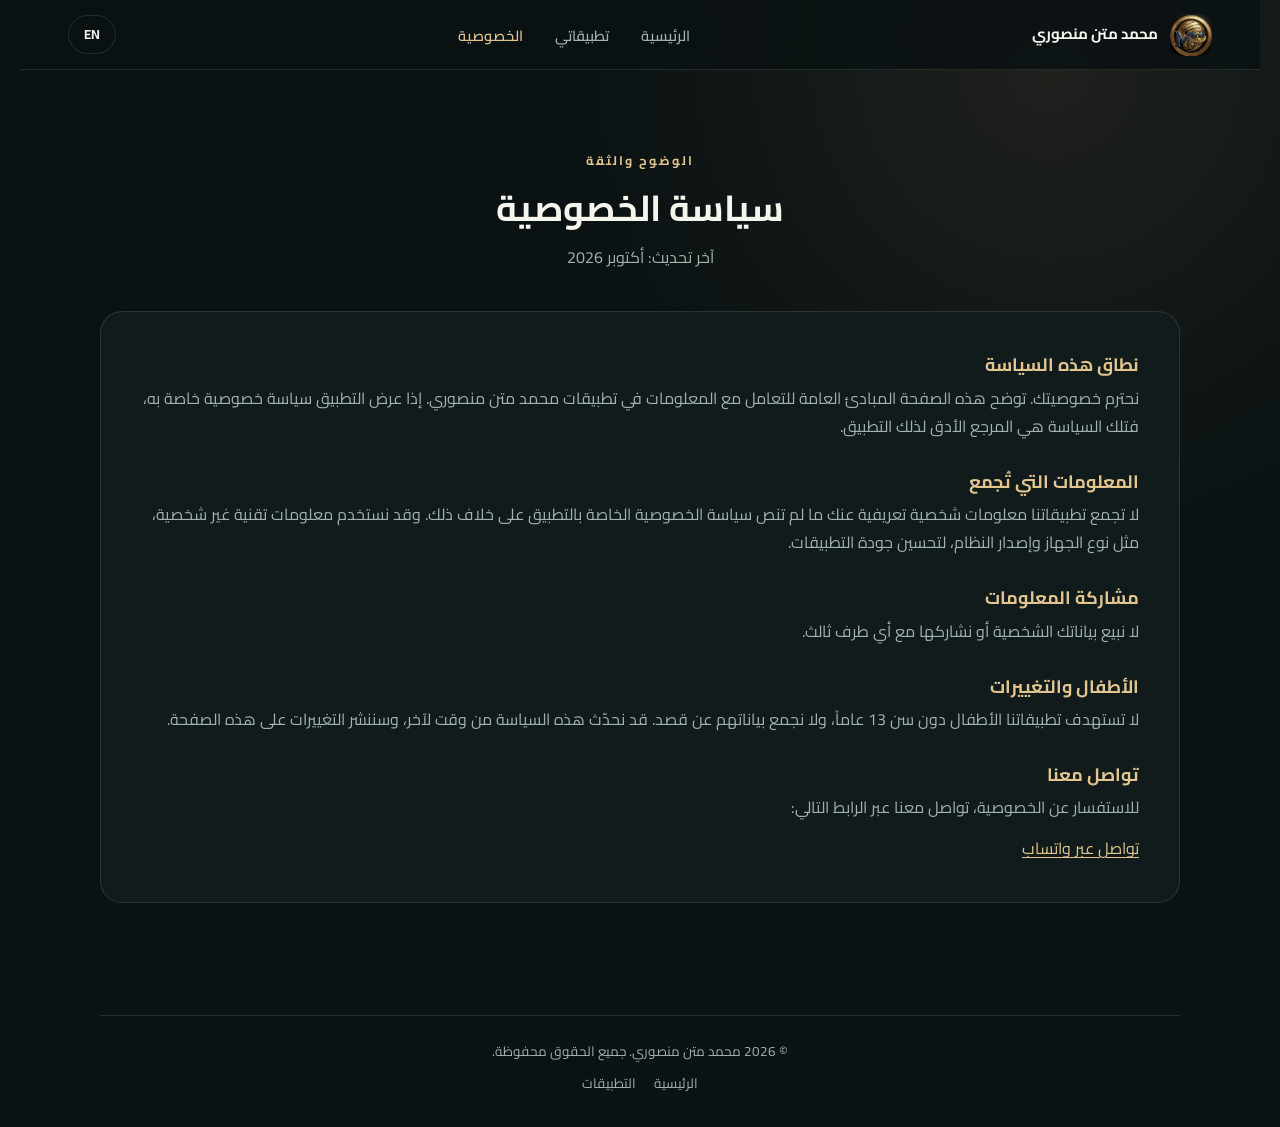
<file: privacy.html>
<!DOCTYPE html>
<html lang="ar" dir="rtl">
<head>
  <meta charset="UTF-8">
  <meta name="viewport" content="width=device-width, initial-scale=1">
  <meta name="theme-color" content="#0b1213">
  <meta name="description" content="سياسة الخصوصية العامة لتطبيقات محمد متن منصوري.">
  <title data-ar="سياسة الخصوصية | محمد متن منصوري" data-en="Privacy policy | Mohamed Maten Mansouri">سياسة الخصوصية | محمد متن منصوري</title>
  <link rel="icon" type="image/png" href="logo.png">
  <link rel="stylesheet" href="css/style.css?v=portfolio-gallery-2">
</head>
<body>
  <a class="skip-link" href="#main" data-ar="انتقل إلى المحتوى" data-en="Skip to content">انتقل إلى المحتوى</a>
  <nav class="navbar" aria-label="التنقل الرئيسي" data-ar-label="التنقل الرئيسي" data-en-label="Main navigation">
    <a href="index.html" class="logo" aria-label="محمد متن منصوري — الرئيسية"><img src="logo.png" alt=""><span class="brand-name">محمد متن منصوري</span></a>
    <ul class="nav-links">
      <li><a href="index.html" data-ar="الرئيسية" data-en="Home">الرئيسية</a></li>
      <li><a href="apps.html" data-ar="تطبيقاتي" data-en="My apps">تطبيقاتي</a></li>
      <li><a href="privacy.html" aria-current="page" data-ar="الخصوصية" data-en="Privacy">الخصوصية</a></li>
    </ul>
    <button id="langBtn" class="lang-btn" type="button" aria-label="Switch language">EN</button>
  </nav>
  <main id="main" class="section section-top">
    <p class="eyebrow centered" data-ar="الوضوح والثقة" data-en="Clarity & trust">الوضوح والثقة</p>
    <h1 class="page-title" data-ar="سياسة الخصوصية" data-en="Privacy policy">سياسة الخصوصية</h1>
    <p class="page-subtitle"><span data-ar="آخر تحديث:" data-en="Last updated:">آخر تحديث:</span> <time datetime="2026-10" data-ar="أكتوبر 2026" data-en="October 2026">أكتوبر 2026</time></p>
    <div class="privacy-content">
      <h2 id="app1" data-ar="نطاق هذه السياسة" data-en="Scope of this policy">نطاق هذه السياسة</h2>
      <p data-ar="نحترم خصوصيتك. توضح هذه الصفحة المبادئ العامة للتعامل مع المعلومات في تطبيقات محمد متن منصوري. إذا عرض التطبيق سياسة خصوصية خاصة به، فتلك السياسة هي المرجع الأدق لذلك التطبيق." data-en="Your privacy matters. This page describes general information practices for Mohamed Maten Mansouri’s apps. If an app provides its own privacy policy, that policy is the more specific reference for that app.">نحترم خصوصيتك. توضح هذه الصفحة المبادئ العامة للتعامل مع المعلومات في تطبيقات محمد متن منصوري. إذا عرض التطبيق سياسة خصوصية خاصة به، فتلك السياسة هي المرجع الأدق لذلك التطبيق.</p>
      <h2 data-ar="المعلومات التي تُجمع" data-en="Information collected">المعلومات التي تُجمع</h2>
      <p data-ar="لا تجمع تطبيقاتنا معلومات شخصية تعريفية عنك ما لم تنص سياسة الخصوصية الخاصة بالتطبيق على خلاف ذلك. وقد نستخدم معلومات تقنية غير شخصية، مثل نوع الجهاز وإصدار النظام، لتحسين جودة التطبيقات." data-en="Our apps do not collect personally identifiable information unless the app’s own privacy policy says otherwise. We may use non-personal technical information, such as device type and operating system version, to improve our apps.">لا تجمع تطبيقاتنا معلومات شخصية تعريفية عنك ما لم تنص سياسة الخصوصية الخاصة بالتطبيق على خلاف ذلك. وقد نستخدم معلومات تقنية غير شخصية، مثل نوع الجهاز وإصدار النظام، لتحسين جودة التطبيقات.</p>
      <h2 id="app2" data-ar="مشاركة المعلومات" data-en="Sharing information">مشاركة المعلومات</h2>
      <p data-ar="لا نبيع بياناتك الشخصية أو نشاركها مع أي طرف ثالث." data-en="We do not sell or share your personal data with third parties.">لا نبيع بياناتك الشخصية أو نشاركها مع أي طرف ثالث.</p>
      <h2 data-ar="الأطفال والتغييرات" data-en="Children and updates">الأطفال والتغييرات</h2>
      <p data-ar="لا تستهدف تطبيقاتنا الأطفال دون سن 13 عاماً، ولا نجمع بياناتهم عن قصد. قد نحدّث هذه السياسة من وقت لآخر، وسننشر التغييرات على هذه الصفحة." data-en="Our apps are not directed to children under 13, and we do not knowingly collect their data. We may update this policy from time to time and will post changes on this page.">لا تستهدف تطبيقاتنا الأطفال دون سن 13 عاماً، ولا نجمع بياناتهم عن قصد. قد نحدّث هذه السياسة من وقت لآخر، وسننشر التغييرات على هذه الصفحة.</p>
      <h2 data-ar="تواصل معنا" data-en="Contact">تواصل معنا</h2>
      <p data-ar="للاستفسار عن الخصوصية، تواصل معنا عبر الرابط التالي:" data-en="For privacy questions, contact us using the link below:">للاستفسار عن الخصوصية، تواصل معنا عبر الرابط التالي:</p>
      <a href="https://wa.me/qr/Z4RIC5R5UFROP1" target="_blank" rel="noopener noreferrer" data-ar="تواصل عبر واتساب" data-en="Contact on WhatsApp">تواصل عبر واتساب</a>
    </div>
  </main>
  <footer class="footer">
    <p>© <span class="current-year">2026</span> <span data-ar="محمد متن منصوري. جميع الحقوق محفوظة." data-en="Mohamed Maten Mansouri. All rights reserved.">محمد متن منصوري. جميع الحقوق محفوظة.</span></p>
    <div class="footer-links"><a href="index.html" data-ar="الرئيسية" data-en="Home">الرئيسية</a><a href="apps.html" data-ar="التطبيقات" data-en="Apps">التطبيقات</a></div>
  </footer>
  <script src="js/main.js"></script>
</body>
</html>
</file>
<file: css/style.css>
@import url('https://fonts.googleapis.com/css2?family=Cairo:wght@400;500;600;700;800&family=Outfit:wght@400;500;600;700;800&display=swap');

:root {
  color-scheme: dark;
  --bg: #0b1213;
  --surface: #111b1b;
  --surface-raised: #172322;
  --text: #f4f5ed;
  --muted: #a2b2ad;
  --accent: #c5a56a;
  --accent-light: #e2c58e;
  --line: rgba(222, 232, 222, .12);
  --content: 1080px;
  --radius: 22px;
}

* { box-sizing: border-box; }
html { scroll-behavior: smooth; scroll-padding-top: 100px; }
body {
  margin: 0;
  min-height: 100vh;
  color: var(--text);
  background: radial-gradient(ellipse at 82% 6%, rgba(197,165,106,.10), transparent 29rem), var(--bg);
  font-family: 'Outfit', 'Cairo', sans-serif;
  line-height: 1.75;
  -webkit-font-smoothing: antialiased;
}
body:lang(ar) { font-family: 'Cairo', 'Outfit', sans-serif; }
a { color: inherit; }
a:focus-visible, button:focus-visible { outline: 3px solid var(--accent-light); outline-offset: 4px; }
.skip-link { position: absolute; inset-block-start: -100px; inset-inline-start: 1rem; z-index: 200; padding: .7rem 1rem; background: var(--accent); color: #111; border-radius: 8px; }
.skip-link:focus { inset-block-start: 1rem; }

.navbar {
  position: sticky; inset-block-start: 0; z-index: 100;
  display: flex; align-items: center; justify-content: space-between; gap: 1.5rem;
  max-width: 1240px; margin: 0 auto; padding: .85rem clamp(1rem, 4vw, 3rem);
  background: rgba(11,18,19,.88); border-bottom: 1px solid var(--line);
  backdrop-filter: blur(18px); -webkit-backdrop-filter: blur(18px);
}
.logo { display: inline-flex; align-items: center; gap: .75rem; text-decoration: none; min-width: max-content; }
.logo img { width: 42px; height: 42px; object-fit: cover; border-radius: 12px; }
.brand-name { font-size: .94rem; font-weight: 700; line-height: 1.35; }
.nav-links { display: flex; align-items: center; gap: clamp(.65rem, 2.5vw, 2rem); padding: 0; margin: 0; list-style: none; }
.nav-links a { color: var(--muted); font-size: .91rem; font-weight: 600; text-decoration: none; transition: color .2s ease; }
.nav-links a:hover, .nav-links a[aria-current="page"] { color: var(--accent-light); }
.lang-btn { flex: 0 0 auto; min-width: 48px; padding: .45rem .8rem; border: 1px solid var(--line); border-radius: 999px; color: var(--text); background: transparent; font: inherit; font-size: .82rem; font-weight: 700; cursor: pointer; transition: border-color .2s, background .2s; }
.lang-btn:hover { border-color: var(--accent); background: rgba(197,165,106,.1); }

.hero { position: relative; max-width: var(--content); min-height: 570px; margin: auto; padding: clamp(5rem, 11vw, 8.5rem) 1.5rem 5rem; text-align: center; display: flex; flex-direction: column; align-items: center; justify-content: center; animation: rise-in .7s ease both; }
.hero::before { content: ''; position: absolute; inset: 13% 20% auto; height: 300px; z-index: -1; background: radial-gradient(ellipse, rgba(197,165,106,.12), transparent 68%); pointer-events: none; }
.avatar { width: 116px; height: 116px; object-fit: cover; border: 1px solid rgba(226,197,142,.5); border-radius: 32px; box-shadow: 0 16px 50px rgba(0,0,0,.3); margin-bottom: 1.6rem; }
.eyebrow { margin: 0 0 .65rem; color: var(--accent-light); font-size: .78rem; font-weight: 700; letter-spacing: .16em; text-transform: uppercase; }
.centered { text-align: center; }
.hero h1 { max-width: 850px; margin: 0; font-family: 'Cairo', sans-serif; font-size: clamp(2.1rem, 5.4vw, 4.2rem); line-height: 1.35; letter-spacing: -.035em; }
.hero > p:not(.eyebrow) { max-width: 650px; margin: 1rem auto 0; color: var(--muted); font-size: clamp(1rem, 2vw, 1.16rem); }
.hero-buttons { display: flex; justify-content: center; flex-wrap: wrap; gap: .8rem; margin-top: 2rem; }
.btn { display: inline-flex; min-height: 48px; align-items: center; justify-content: center; gap: .5rem; padding: .7rem 1.25rem; border: 1px solid transparent; border-radius: 12px; font-family: inherit; font-size: .92rem; font-weight: 700; text-decoration: none; transition: transform .2s ease, background .2s ease, border-color .2s ease; }
.btn:hover { transform: translateY(-2px); }
.btn-primary { color: #151612; background: var(--accent-light); }
.btn-primary:hover { background: #efd9aa; }
.btn-outline { color: var(--text); border-color: var(--line); background: rgba(255,255,255,.025); }
.btn-outline:hover { border-color: rgba(226,197,142,.55); background: rgba(197,165,106,.08); }
.btn-small { min-height: 42px; padding: .55rem .9rem; font-size: .83rem; }

.section { width: min(100% - 3rem, var(--content)); margin: 0 auto; padding: 3rem 0; }
.section-heading { margin-bottom: 1.5rem; }
.section h2, .page-title { margin: 0; font-family: 'Cairo', sans-serif; font-size: clamp(1.65rem, 3vw, 2.25rem); line-height: 1.45; }
.section-intro, .page-subtitle { max-width: 650px; margin: .45rem 0 0; color: var(--muted); }
.about-panel { display: grid; grid-template-columns: minmax(0, 1.6fr) minmax(220px, .8fr); gap: 2rem; align-items: center; padding: clamp(1.5rem, 4vw, 2.5rem); border: 1px solid var(--line); border-radius: var(--radius); background: linear-gradient(130deg, rgba(23,35,34,.95), rgba(17,27,27,.78)); }
.about-text { margin: 0; color: var(--muted); font-size: 1rem; }
.about-note { padding-inline-start: 1.1rem; border-inline-start: 2px solid var(--accent); color: var(--text); font-size: .94rem; }
.social-link { margin-top: 1.25rem; }
.section-top { padding-top: clamp(3rem, 7vw, 5rem); }
.page-title { text-align: center; }
.page-subtitle { margin: .55rem auto 2.5rem; text-align: center; }
.apps-grid { display: grid; grid-template-columns: repeat(2, minmax(0, 1fr)); gap: 1.2rem; }
.app-card { position: relative; display: flex; flex-direction: column; align-items: flex-start; padding: clamp(1.4rem, 3vw, 2rem); border: 1px solid var(--line); border-radius: var(--radius); background: linear-gradient(145deg, rgba(23,35,34,.95), rgba(17,27,27,.9)); transition: transform .25s ease, border-color .25s ease, box-shadow .25s ease; }
.app-card:hover { transform: translateY(-4px); border-color: rgba(226,197,142,.42); box-shadow: 0 20px 55px rgba(0,0,0,.2); }
.app-card-top { display: flex; align-items: center; gap: 1rem; margin-bottom: 1rem; }
.app-icon { width: 68px; height: 68px; flex: 0 0 auto; border: 1px solid var(--line); border-radius: 18px; object-fit: cover; }
.app-card h2 { margin: 0; font-family: 'Cairo', sans-serif; font-size: 1.15rem; line-height: 1.5; }
.app-status { display: inline-block; margin-top: .3rem; color: var(--accent-light); font-size: .76rem; font-weight: 700; }
.app-card > p { flex: 1; margin: 0 0 1.4rem; color: var(--muted); font-size: .92rem; }
.app-links { display: flex; flex-wrap: wrap; gap: .6rem; }
.app-gallery { display: flex; width: 100%; gap: .8rem; overflow-x: auto; padding: .15rem .1rem .8rem; margin: 0 0 1rem; scroll-snap-type: x mandatory; scrollbar-color: rgba(226,197,142,.45) transparent; overscroll-behavior-inline: contain; -webkit-overflow-scrolling: touch; }
.app-screenshot { flex: 0 0 clamp(112px, 25%, 146px); margin: 0; scroll-snap-align: start; }
.app-screenshot img { display: block; width: 100%; aspect-ratio: 9 / 19.5; object-fit: cover; border: 1px solid var(--line); border-radius: 14px; background: var(--surface); }
.app-screenshot figcaption { display: flex; min-height: 2.6em; align-items: flex-start; justify-content: center; margin-top: .45rem; color: var(--muted); font-size: .76rem; text-align: center; }

.privacy-content { padding: clamp(1.5rem, 4vw, 2.5rem); border: 1px solid var(--line); border-radius: var(--radius); background: var(--surface); }
.privacy-content h2 { margin: 1.8rem 0 .35rem; color: var(--accent-light); font-family: 'Cairo', sans-serif; font-size: 1.12rem; }
.privacy-content h2:first-child { margin-top: 0; }
.privacy-content p { margin: 0 0 .8rem; color: var(--muted); }
.privacy-content a { color: var(--accent-light); text-underline-offset: 3px; }
.footer { width: min(100% - 3rem, var(--content)); margin: 4rem auto 0; padding: 1.5rem 0 2rem; border-top: 1px solid var(--line); color: var(--muted); text-align: center; font-size: .84rem; }
.footer p { margin: 0; }
.footer-links { display: flex; justify-content: center; gap: 1.1rem; margin-top: .5rem; }
.footer-links a { color: var(--muted); text-decoration: none; }
.footer-links a:hover { color: var(--accent-light); }

@keyframes rise-in { from { opacity: 0; transform: translateY(12px); } to { opacity: 1; transform: translateY(0); } }
@media (max-width: 700px) {
  .navbar { flex-wrap: wrap; gap: .6rem; padding: .75rem 1rem; }
  .brand-name { display: none; }
  .nav-links { order: 3; width: 100%; justify-content: center; gap: clamp(1rem, 7vw, 2.2rem); padding-top: .45rem; }
  .nav-links a { font-size: .86rem; }
  .hero { min-height: 0; padding: 4rem 1.25rem 3rem; }
  .avatar { width: 96px; height: 96px; border-radius: 26px; }
  .section { width: min(100% - 2rem, var(--content)); padding: 2.5rem 0; }
  .about-panel { grid-template-columns: 1fr; gap: 1.1rem; }
  .apps-grid { grid-template-columns: 1fr; }
  .app-screenshot { flex-basis: 88px; }
  .app-screenshot figcaption { font-size: .68rem; }
  .footer { width: min(100% - 2rem, var(--content)); }
}
@media (prefers-reduced-motion: reduce) { *, *::before, *::after { scroll-behavior: auto !important; animation-duration: .01ms !important; animation-iteration-count: 1 !important; transition-duration: .01ms !important; } }
</file>
